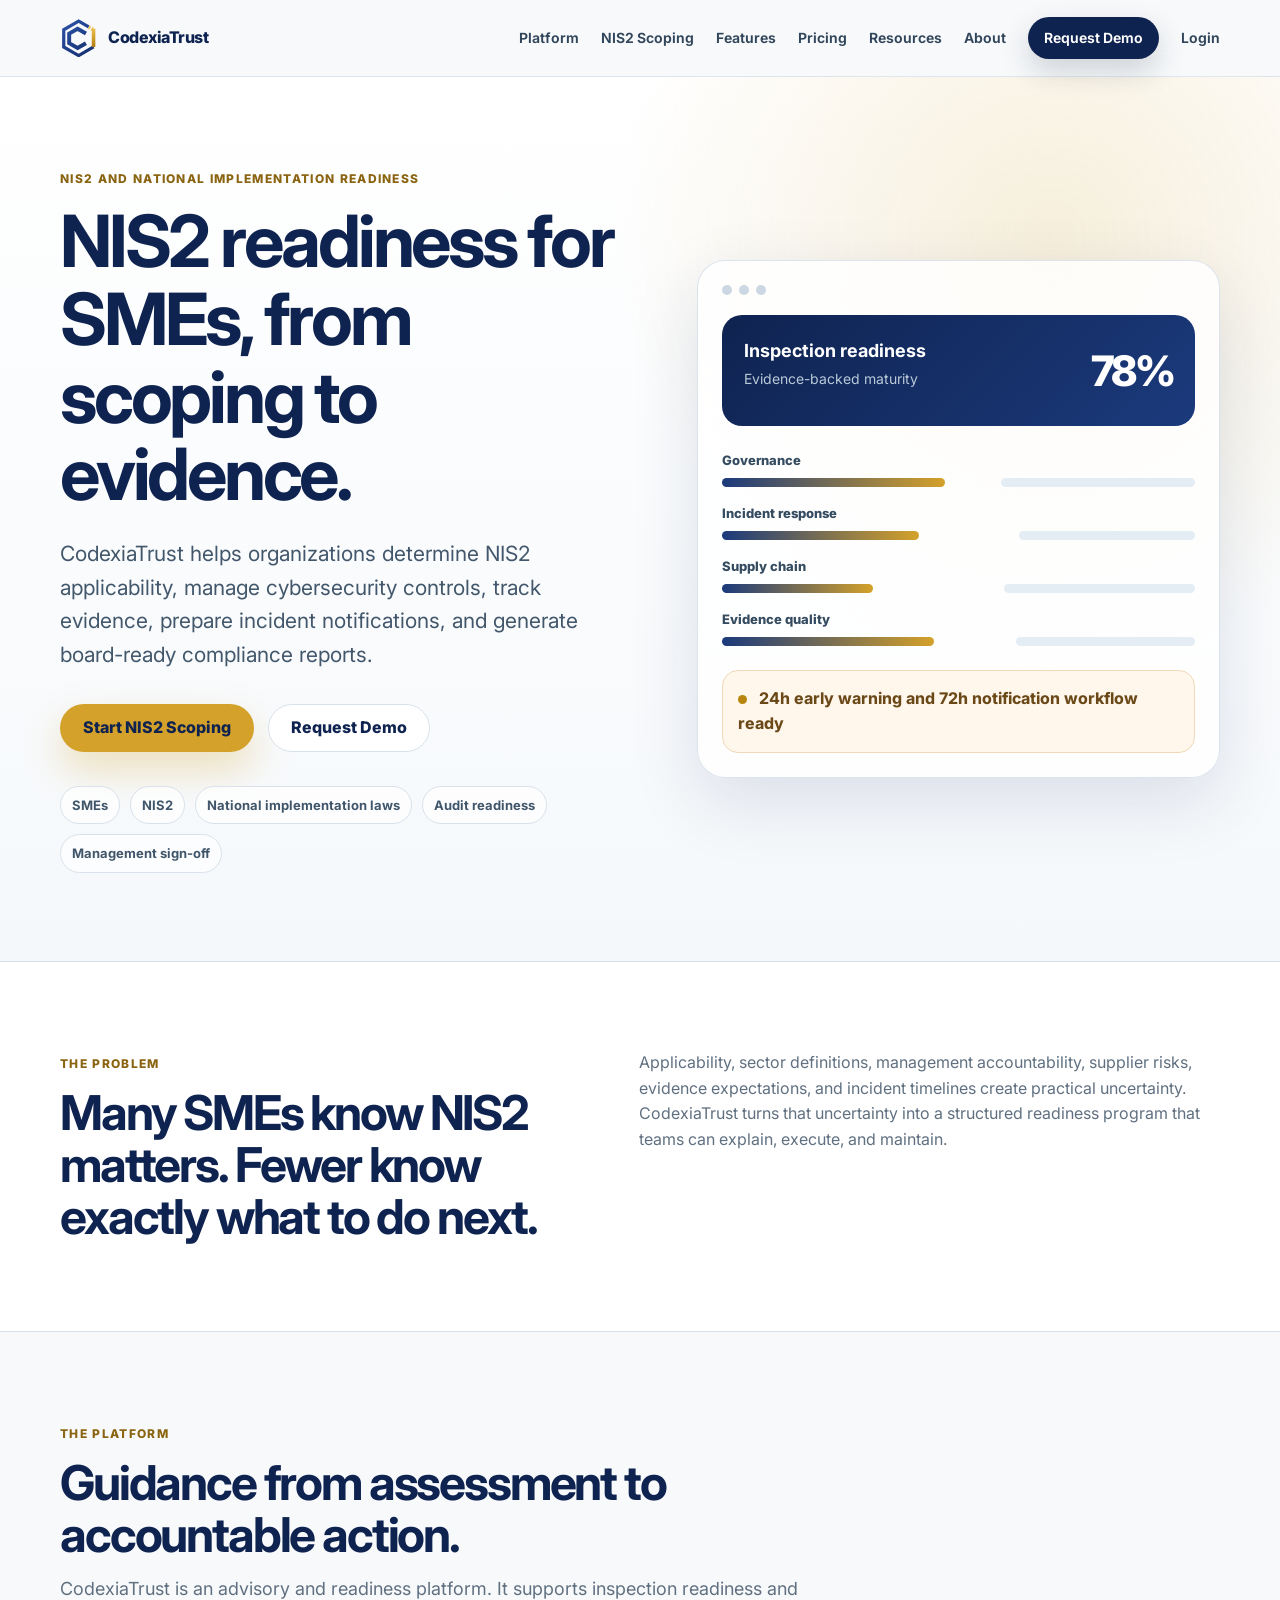
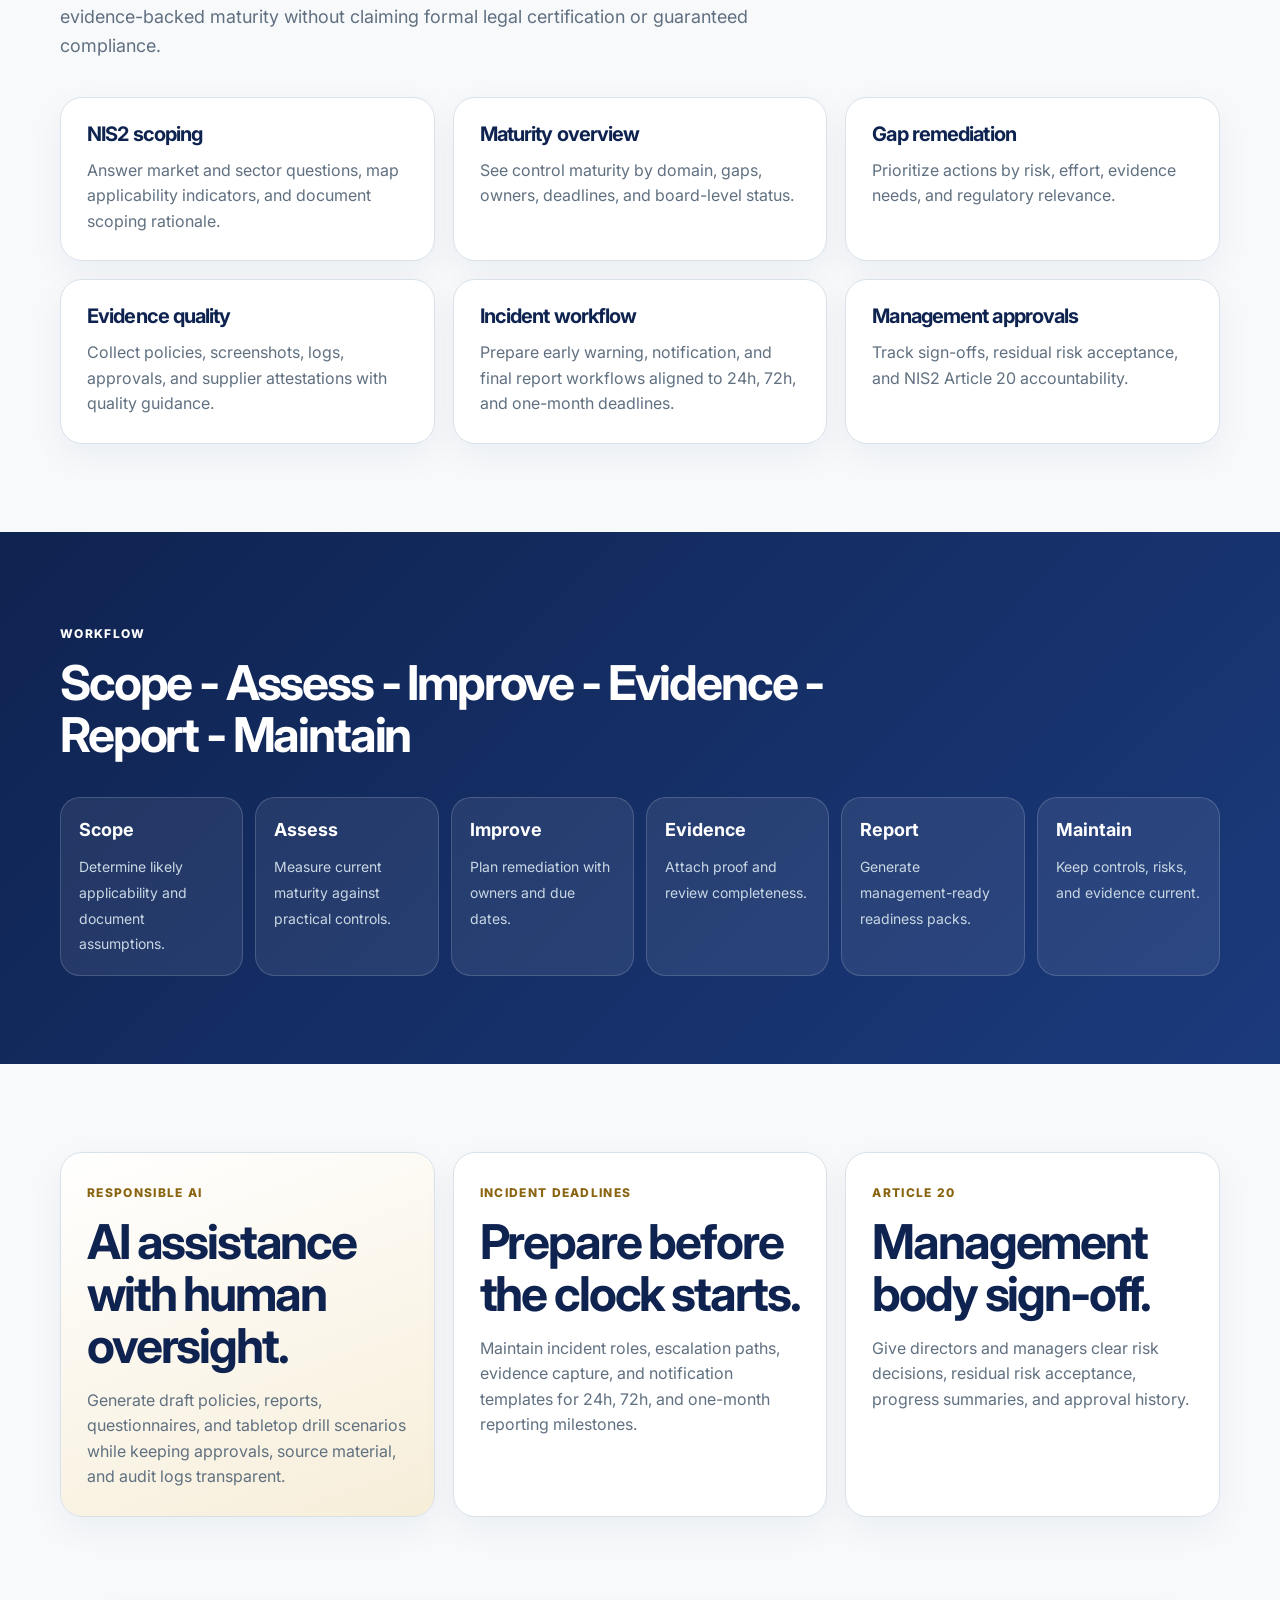
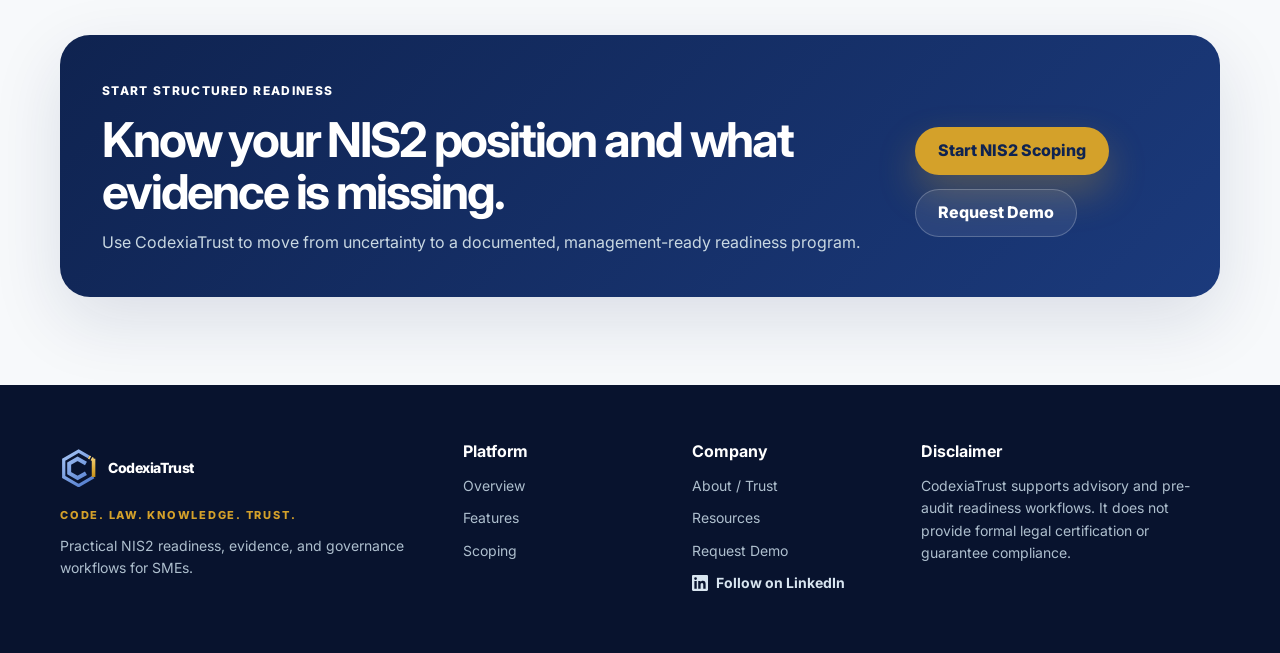
<file: index.html>
<!doctype html>
<html lang="en">
  <head>
    <meta charset="utf-8">
    <meta name="viewport" content="width=device-width, initial-scale=1">
    <title>CodexiaTrust | NIS2 readiness for SMEs</title>
    <meta name="description" content="CodexiaTrust helps SMEs scope NIS2 applicability, manage cyber controls, collect evidence, prepare incident notifications, and report readiness to management.">
    <link rel="preconnect" href="https://fonts.googleapis.com">
    <link rel="preconnect" href="https://fonts.gstatic.com" crossorigin>
    <link href="https://fonts.googleapis.com/css2?family=Inter:wght@400;500;600;700;800&display=swap" rel="stylesheet">
    <link rel="icon" href="assets/favicon.svg" type="image/svg+xml"><link rel="apple-touch-icon" href="assets/favicon.svg"><link rel="stylesheet" href="styles.css">
  </head>
  <body>
    <header class="site-header">
      <nav class="nav container" aria-label="Primary navigation">
        <a class="brand" href="index.html" aria-label="CodexiaTrust home"><span class="brand-mark" aria-hidden="true"></span><span>CodexiaTrust</span></a>
        <button class="nav-toggle" type="button" aria-expanded="false" aria-controls="nav-menu">Menu</button>
        <div class="nav-menu" id="nav-menu">
          <a href="platform.html">Platform</a>
          <a href="scoping.html">NIS2 Scoping</a>
          <a href="features.html">Features</a>
          <a href="pricing.html">Pricing</a>
          <a href="resources.html">Resources</a>
          <a href="about.html">About</a>
          <a href="pricing.html" class="nav-cta">Request Demo</a>
          <a href="login.html">Login</a>
        </div>
      </nav>
    </header>

    <main>
      <section class="hero section">
        <div class="container hero-grid">
          <div class="hero-copy">
            <span class="eyebrow">NIS2 and national implementation readiness</span>
            <h1>NIS2 readiness for SMEs, from scoping to evidence.</h1>
            <p class="lead">CodexiaTrust helps organizations determine NIS2 applicability, manage cybersecurity controls, track evidence, prepare incident notifications, and generate board-ready compliance reports.</p>
            <div class="hero-actions">
              <a class="button primary" href="scoping.html">Start NIS2 Scoping</a>
              <a class="button secondary" href="pricing.html">Request Demo</a>
            </div>
            <div class="trust-row" aria-label="Trust indicators">
              <span>SMEs</span><span>NIS2</span><span>National implementation laws</span><span>Audit readiness</span><span>Management sign-off</span>
            </div>
          </div>
          <div class="dashboard-card" aria-label="Compliance dashboard mockup">
            <div class="mock-header"><span></span><span></span><span></span></div>
            <div class="score-panel">
              <div><strong>Inspection readiness</strong><span>Evidence-backed maturity</span></div>
              <div class="score">78%</div>
            </div>
            <div class="maturity-bars">
              <div><span>Governance</span><b style="width: 82%"></b></div>
              <div><span>Incident response</span><b style="width: 68%"></b></div>
              <div><span>Supply chain</span><b style="width: 55%"></b></div>
              <div><span>Evidence quality</span><b style="width: 74%"></b></div>
            </div>
            <div class="deadline-card"><span class="amber-dot"></span> 24h early warning and 72h notification workflow ready</div>
          </div>
        </div>
      </section>

      <section class="section problem">
        <div class="container split">
          <div>
            <span class="eyebrow">The problem</span>
            <h2>Many SMEs know NIS2 matters. Fewer know exactly what to do next.</h2>
          </div>
          <p>Applicability, sector definitions, management accountability, supplier risks, evidence expectations, and incident timelines create practical uncertainty. CodexiaTrust turns that uncertainty into a structured readiness program that teams can explain, execute, and maintain.</p>
        </div>
      </section>

      <section class="section">
        <div class="container">
          <div class="section-heading">
            <span class="eyebrow">The platform</span>
            <h2>Guidance from assessment to accountable action.</h2>
            <p>CodexiaTrust is an advisory and readiness platform. It supports inspection readiness and evidence-backed maturity without claiming formal legal certification or guaranteed compliance.</p>
          </div>
          <div class="feature-grid">
            <article class="card"><h3>NIS2 scoping</h3><p>Answer market and sector questions, map applicability indicators, and document scoping rationale.</p></article>
            <article class="card"><h3>Maturity overview</h3><p>See control maturity by domain, gaps, owners, deadlines, and board-level status.</p></article>
            <article class="card"><h3>Gap remediation</h3><p>Prioritize actions by risk, effort, evidence needs, and regulatory relevance.</p></article>
            <article class="card"><h3>Evidence quality</h3><p>Collect policies, screenshots, logs, approvals, and supplier attestations with quality guidance.</p></article>
            <article class="card"><h3>Incident workflow</h3><p>Prepare early warning, notification, and final report workflows aligned to 24h, 72h, and one-month deadlines.</p></article>
            <article class="card"><h3>Management approvals</h3><p>Track sign-offs, residual risk acceptance, and NIS2 Article 20 accountability.</p></article>
          </div>
        </div>
      </section>

      <section class="section workflow-section">
        <div class="container">
          <div class="section-heading compact"><span class="eyebrow">Workflow</span><h2>Scope - Assess - Improve - Evidence - Report - Maintain</h2></div>
          <div class="workflow">
            <div><strong>Scope</strong><span>Determine likely applicability and document assumptions.</span></div>
            <div><strong>Assess</strong><span>Measure current maturity against practical controls.</span></div>
            <div><strong>Improve</strong><span>Plan remediation with owners and due dates.</span></div>
            <div><strong>Evidence</strong><span>Attach proof and review completeness.</span></div>
            <div><strong>Report</strong><span>Generate management-ready readiness packs.</span></div>
            <div><strong>Maintain</strong><span>Keep controls, risks, and evidence current.</span></div>
          </div>
        </div>
      </section>

      <section class="section">
        <div class="container three-column">
          <article class="panel accent"><span class="eyebrow">Responsible AI</span><h2>AI assistance with human oversight.</h2><p>Generate draft policies, reports, questionnaires, and tabletop drill scenarios while keeping approvals, source material, and audit logs transparent.</p></article>
          <article class="panel"><span class="eyebrow">Incident deadlines</span><h2>Prepare before the clock starts.</h2><p>Maintain incident roles, escalation paths, evidence capture, and notification templates for 24h, 72h, and one-month reporting milestones.</p></article>
          <article class="panel"><span class="eyebrow">Article 20</span><h2>Management body sign-off.</h2><p>Give directors and managers clear risk decisions, residual risk acceptance, progress summaries, and approval history.</p></article>
        </div>
      </section>

      <section class="section final-cta">
        <div class="container cta-box">
          <div><span class="eyebrow">Start structured readiness</span><h2>Know your NIS2 position and what evidence is missing.</h2><p>Use CodexiaTrust to move from uncertainty to a documented, management-ready readiness program.</p></div>
          <div class="hero-actions"><a class="button primary" href="scoping.html">Start NIS2 Scoping</a><a class="button secondary dark" href="pricing.html">Request Demo</a></div>
        </div>
      </section>
    </main>

    <footer class="footer">
      <div class="container footer-grid">
        <div><a class="brand" href="index.html"><span class="brand-mark" aria-hidden="true"></span><span>CodexiaTrust</span></a><p class="tagline">Code. Law. Knowledge. Trust.</p><p>Practical NIS2 readiness, evidence, and governance workflows for SMEs.</p></div>
        <div><strong>Platform</strong><a href="platform.html">Overview</a><a href="features.html">Features</a><a href="scoping.html">Scoping</a></div>
        <div><strong>Company</strong><a href="about.html">About / Trust</a><a href="resources.html">Resources</a><a href="pricing.html">Request Demo</a><a class="social-link" href="https://www.linkedin.com/company/codexiatrust" target="_blank" rel="noopener"><svg width="16" height="16" viewBox="0 0 24 24" fill="currentColor" aria-hidden="true"><path d="M20.45 20.45h-3.56v-5.57c0-1.33-.02-3.04-1.85-3.04-1.85 0-2.14 1.45-2.14 2.94v5.67H9.35V9h3.41v1.56h.05c.48-.9 1.64-1.85 3.37-1.85 3.6 0 4.27 2.37 4.27 5.46v6.28zM5.34 7.43a2.06 2.06 0 1 1 0-4.13 2.06 2.06 0 0 1 0 4.13zM7.12 20.45H3.56V9h3.56v11.45zM22.22 0H1.77C.79 0 0 .77 0 1.72v20.56C0 23.23.79 24 1.77 24h20.45c.98 0 1.78-.77 1.78-1.72V1.72C24 .77 23.2 0 22.22 0z"/></svg>Follow on LinkedIn</a></div>
        <div><strong>Disclaimer</strong><p>CodexiaTrust supports advisory and pre-audit readiness workflows. It does not provide formal legal certification or guarantee compliance.</p></div>
      </div>
    </footer>
    <script src="script.js"></script>
  </body>
</html>
</file>
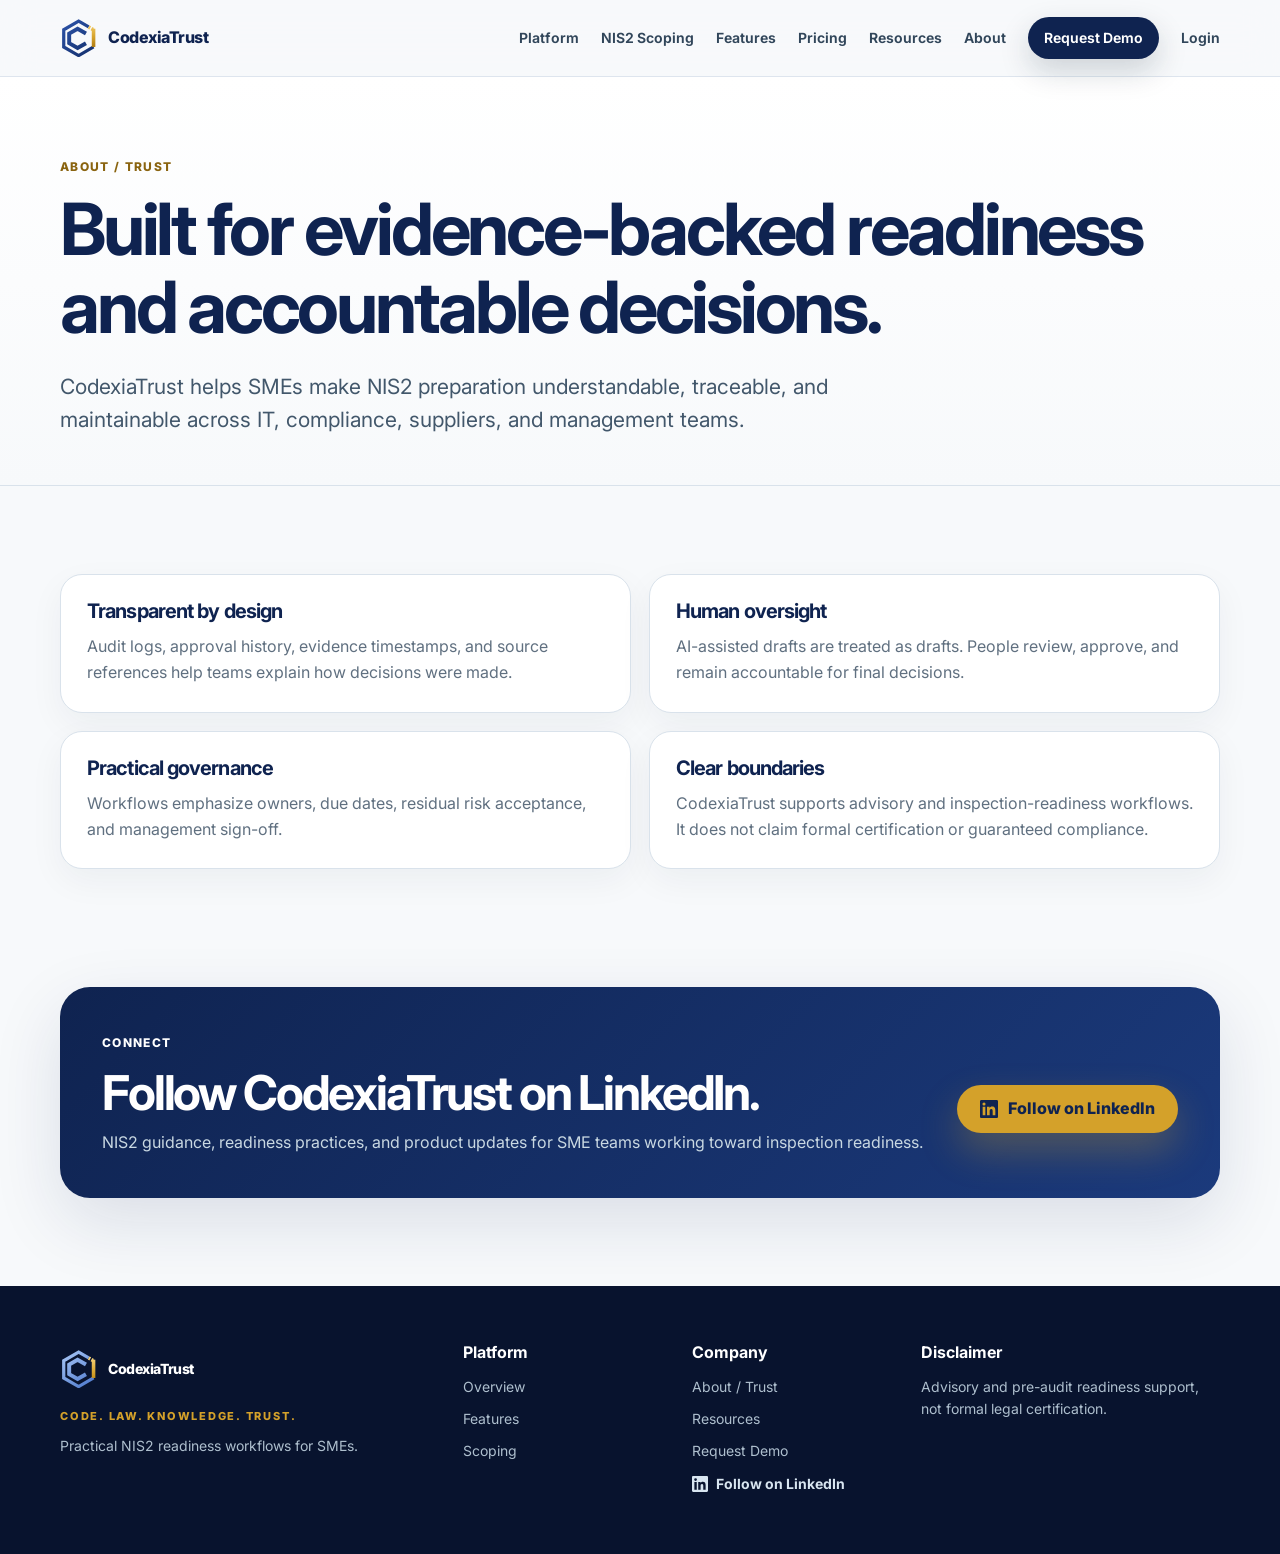
<file: about.html>
<!doctype html><html lang="en"><head><meta charset="utf-8"><meta name="viewport" content="width=device-width, initial-scale=1"><title>About and Trust | CodexiaTrust</title><meta name="description" content="Learn how CodexiaTrust approaches NIS2 readiness with transparency, governance, human oversight, and evidence discipline."><link rel="preconnect" href="https://fonts.googleapis.com"><link rel="preconnect" href="https://fonts.gstatic.com" crossorigin><link href="https://fonts.googleapis.com/css2?family=Inter:wght@400;500;600;700;800&display=swap" rel="stylesheet"><link rel="icon" href="assets/favicon.svg" type="image/svg+xml"><link rel="apple-touch-icon" href="assets/favicon.svg"><link rel="stylesheet" href="styles.css"></head><body>
<header class="site-header"><nav class="nav container"><a class="brand" href="index.html"><span class="brand-mark" aria-hidden="true"></span><span>CodexiaTrust</span></a><button class="nav-toggle" type="button" aria-expanded="false" aria-controls="nav-menu">Menu</button><div class="nav-menu" id="nav-menu"><a href="platform.html">Platform</a><a href="scoping.html">NIS2 Scoping</a><a href="features.html">Features</a><a href="pricing.html">Pricing</a><a href="resources.html">Resources</a><a href="about.html">About</a><a href="pricing.html" class="nav-cta">Request Demo</a><a href="login.html">Login</a></div></nav></header>
<main><section class="page-hero"><div class="container"><span class="eyebrow">About / Trust</span><h1>Built for evidence-backed readiness and accountable decisions.</h1><p class="lead">CodexiaTrust helps SMEs make NIS2 preparation understandable, traceable, and maintainable across IT, compliance, suppliers, and management teams.</p></div></section><section class="section"><div class="container content-grid"><article class="card"><h3>Transparent by design</h3><p>Audit logs, approval history, evidence timestamps, and source references help teams explain how decisions were made.</p></article><article class="card"><h3>Human oversight</h3><p>AI-assisted drafts are treated as drafts. People review, approve, and remain accountable for final decisions.</p></article><article class="card"><h3>Practical governance</h3><p>Workflows emphasize owners, due dates, residual risk acceptance, and management sign-off.</p></article><article class="card"><h3>Clear boundaries</h3><p>CodexiaTrust supports advisory and inspection-readiness workflows. It does not claim formal certification or guaranteed compliance.</p></article></div></section><section class="section final-cta"><div class="container cta-box"><div><span class="eyebrow">Connect</span><h2>Follow CodexiaTrust on LinkedIn.</h2><p>NIS2 guidance, readiness practices, and product updates for SME teams working toward inspection readiness.</p></div><div class="hero-actions"><a class="button primary" href="https://www.linkedin.com/company/codexiatrust" target="_blank" rel="noopener"><svg width="18" height="18" viewBox="0 0 24 24" fill="currentColor" aria-hidden="true"><path d="M20.45 20.45h-3.56v-5.57c0-1.33-.02-3.04-1.85-3.04-1.85 0-2.14 1.45-2.14 2.94v5.67H9.35V9h3.41v1.56h.05c.48-.9 1.64-1.85 3.37-1.85 3.6 0 4.27 2.37 4.27 5.46v6.28zM5.34 7.43a2.06 2.06 0 1 1 0-4.13 2.06 2.06 0 0 1 0 4.13zM7.12 20.45H3.56V9h3.56v11.45zM22.22 0H1.77C.79 0 0 .77 0 1.72v20.56C0 23.23.79 24 1.77 24h20.45c.98 0 1.78-.77 1.78-1.72V1.72C24 .77 23.2 0 22.22 0z"/></svg>Follow on LinkedIn</a></div></div></section></main>
<footer class="footer"><div class="container footer-grid"><div><a class="brand" href="index.html"><span class="brand-mark" aria-hidden="true"></span><span>CodexiaTrust</span></a><p class="tagline">Code. Law. Knowledge. Trust.</p><p>Practical NIS2 readiness workflows for SMEs.</p></div><div><strong>Platform</strong><a href="platform.html">Overview</a><a href="features.html">Features</a><a href="scoping.html">Scoping</a></div><div><strong>Company</strong><a href="about.html">About / Trust</a><a href="resources.html">Resources</a><a href="pricing.html">Request Demo</a><a class="social-link" href="https://www.linkedin.com/company/codexiatrust" target="_blank" rel="noopener"><svg width="16" height="16" viewBox="0 0 24 24" fill="currentColor" aria-hidden="true"><path d="M20.45 20.45h-3.56v-5.57c0-1.33-.02-3.04-1.85-3.04-1.85 0-2.14 1.45-2.14 2.94v5.67H9.35V9h3.41v1.56h.05c.48-.9 1.64-1.85 3.37-1.85 3.6 0 4.27 2.37 4.27 5.46v6.28zM5.34 7.43a2.06 2.06 0 1 1 0-4.13 2.06 2.06 0 0 1 0 4.13zM7.12 20.45H3.56V9h3.56v11.45zM22.22 0H1.77C.79 0 0 .77 0 1.72v20.56C0 23.23.79 24 1.77 24h20.45c.98 0 1.78-.77 1.78-1.72V1.72C24 .77 23.2 0 22.22 0z"/></svg>Follow on LinkedIn</a></div><div><strong>Disclaimer</strong><p>Advisory and pre-audit readiness support, not formal legal certification.</p></div></div></footer><script src="script.js"></script></body></html>
</file>
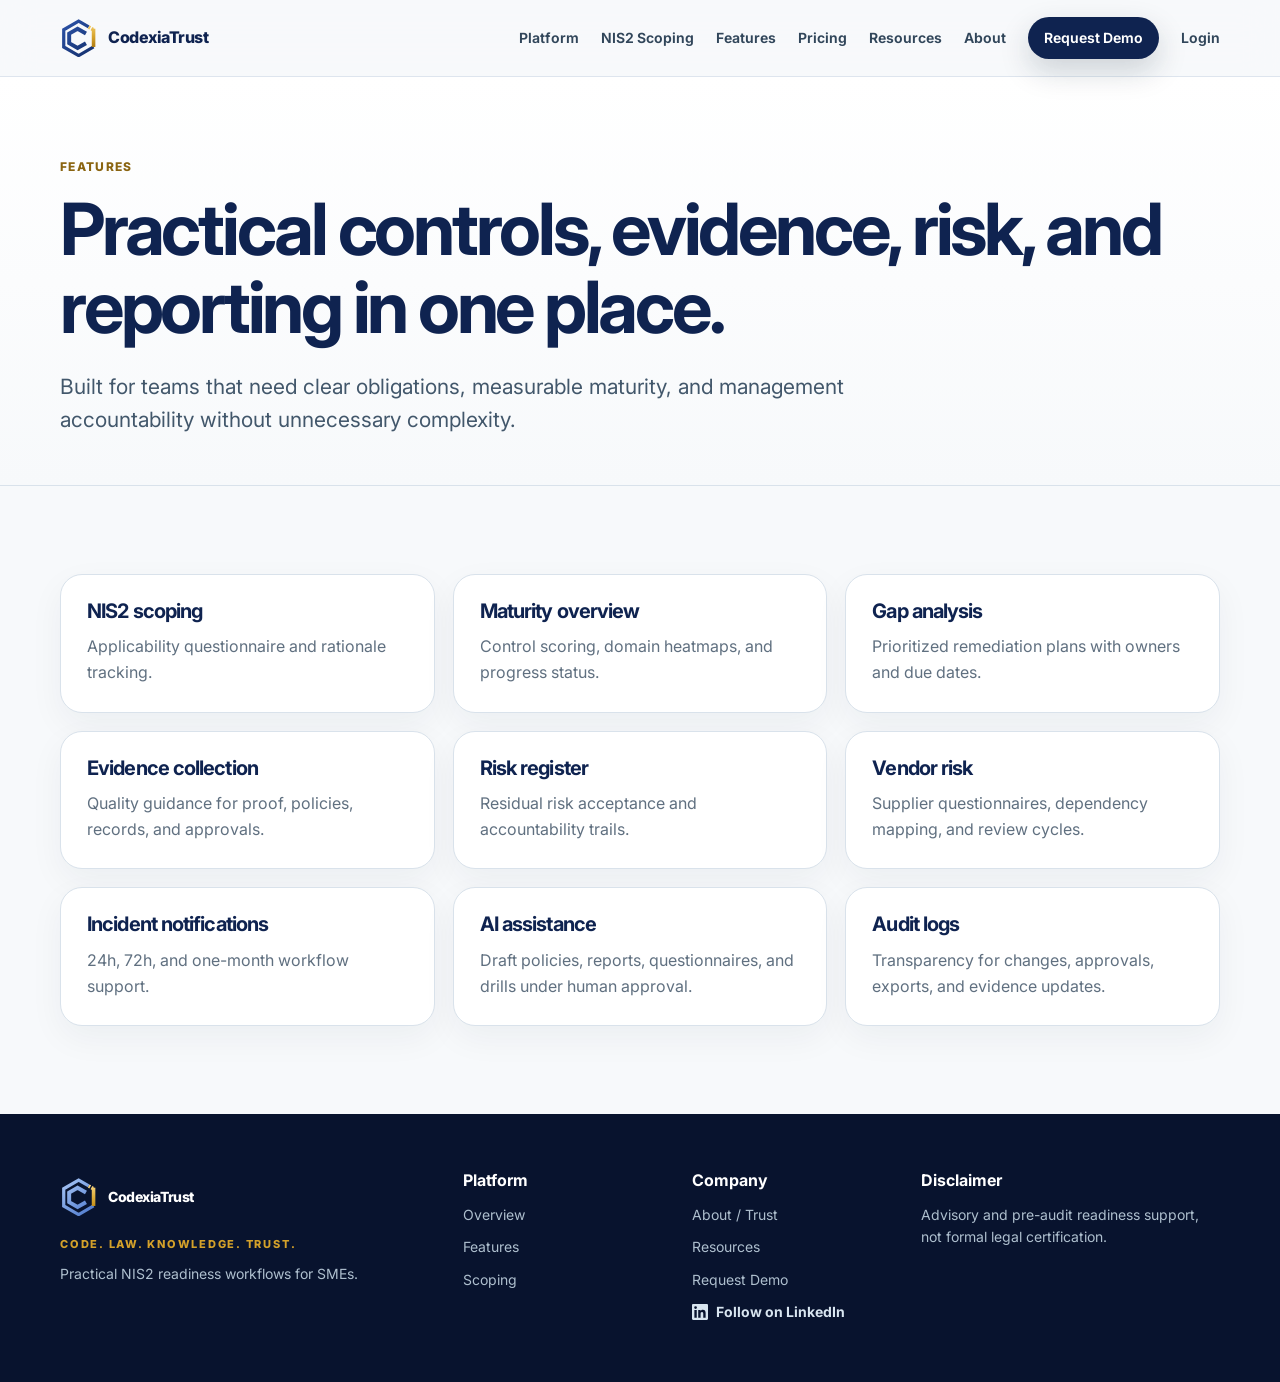
<file: features.html>
<!doctype html><html lang="en"><head><meta charset="utf-8"><meta name="viewport" content="width=device-width, initial-scale=1"><title>Features | CodexiaTrust</title><meta name="description" content="CodexiaTrust features for NIS2 applicability, maturity, gap planning, evidence, vendor risk, incidents, approvals, AI assistance, and dashboards."><link rel="preconnect" href="https://fonts.googleapis.com"><link rel="preconnect" href="https://fonts.gstatic.com" crossorigin><link href="https://fonts.googleapis.com/css2?family=Inter:wght@400;500;600;700;800&display=swap" rel="stylesheet"><link rel="icon" href="assets/favicon.svg" type="image/svg+xml"><link rel="apple-touch-icon" href="assets/favicon.svg"><link rel="stylesheet" href="styles.css"></head><body>
<header class="site-header"><nav class="nav container"><a class="brand" href="index.html"><span class="brand-mark" aria-hidden="true"></span><span>CodexiaTrust</span></a><button class="nav-toggle" type="button" aria-expanded="false" aria-controls="nav-menu">Menu</button><div class="nav-menu" id="nav-menu"><a href="platform.html">Platform</a><a href="scoping.html">NIS2 Scoping</a><a href="features.html">Features</a><a href="pricing.html">Pricing</a><a href="resources.html">Resources</a><a href="about.html">About</a><a href="pricing.html" class="nav-cta">Request Demo</a><a href="login.html">Login</a></div></nav></header>
<main><section class="page-hero"><div class="container"><span class="eyebrow">Features</span><h1>Practical controls, evidence, risk, and reporting in one place.</h1><p class="lead">Built for teams that need clear obligations, measurable maturity, and management accountability without unnecessary complexity.</p></div></section><section class="section"><div class="container feature-grid"><article class="card"><h3>NIS2 scoping</h3><p>Applicability questionnaire and rationale tracking.</p></article><article class="card"><h3>Maturity overview</h3><p>Control scoring, domain heatmaps, and progress status.</p></article><article class="card"><h3>Gap analysis</h3><p>Prioritized remediation plans with owners and due dates.</p></article><article class="card"><h3>Evidence collection</h3><p>Quality guidance for proof, policies, records, and approvals.</p></article><article class="card"><h3>Risk register</h3><p>Residual risk acceptance and accountability trails.</p></article><article class="card"><h3>Vendor risk</h3><p>Supplier questionnaires, dependency mapping, and review cycles.</p></article><article class="card"><h3>Incident notifications</h3><p>24h, 72h, and one-month workflow support.</p></article><article class="card"><h3>AI assistance</h3><p>Draft policies, reports, questionnaires, and drills under human approval.</p></article><article class="card"><h3>Audit logs</h3><p>Transparency for changes, approvals, exports, and evidence updates.</p></article></div></section></main>
<footer class="footer"><div class="container footer-grid"><div><a class="brand" href="index.html"><span class="brand-mark" aria-hidden="true"></span><span>CodexiaTrust</span></a><p class="tagline">Code. Law. Knowledge. Trust.</p><p>Practical NIS2 readiness workflows for SMEs.</p></div><div><strong>Platform</strong><a href="platform.html">Overview</a><a href="features.html">Features</a><a href="scoping.html">Scoping</a></div><div><strong>Company</strong><a href="about.html">About / Trust</a><a href="resources.html">Resources</a><a href="pricing.html">Request Demo</a><a class="social-link" href="https://www.linkedin.com/company/codexiatrust" target="_blank" rel="noopener"><svg width="16" height="16" viewBox="0 0 24 24" fill="currentColor" aria-hidden="true"><path d="M20.45 20.45h-3.56v-5.57c0-1.33-.02-3.04-1.85-3.04-1.85 0-2.14 1.45-2.14 2.94v5.67H9.35V9h3.41v1.56h.05c.48-.9 1.64-1.85 3.37-1.85 3.6 0 4.27 2.37 4.27 5.46v6.28zM5.34 7.43a2.06 2.06 0 1 1 0-4.13 2.06 2.06 0 0 1 0 4.13zM7.12 20.45H3.56V9h3.56v11.45zM22.22 0H1.77C.79 0 0 .77 0 1.72v20.56C0 23.23.79 24 1.77 24h20.45c.98 0 1.78-.77 1.78-1.72V1.72C24 .77 23.2 0 22.22 0z"/></svg>Follow on LinkedIn</a></div><div><strong>Disclaimer</strong><p>Advisory and pre-audit readiness support, not formal legal certification.</p></div></div></footer><script src="script.js"></script></body></html>
</file>
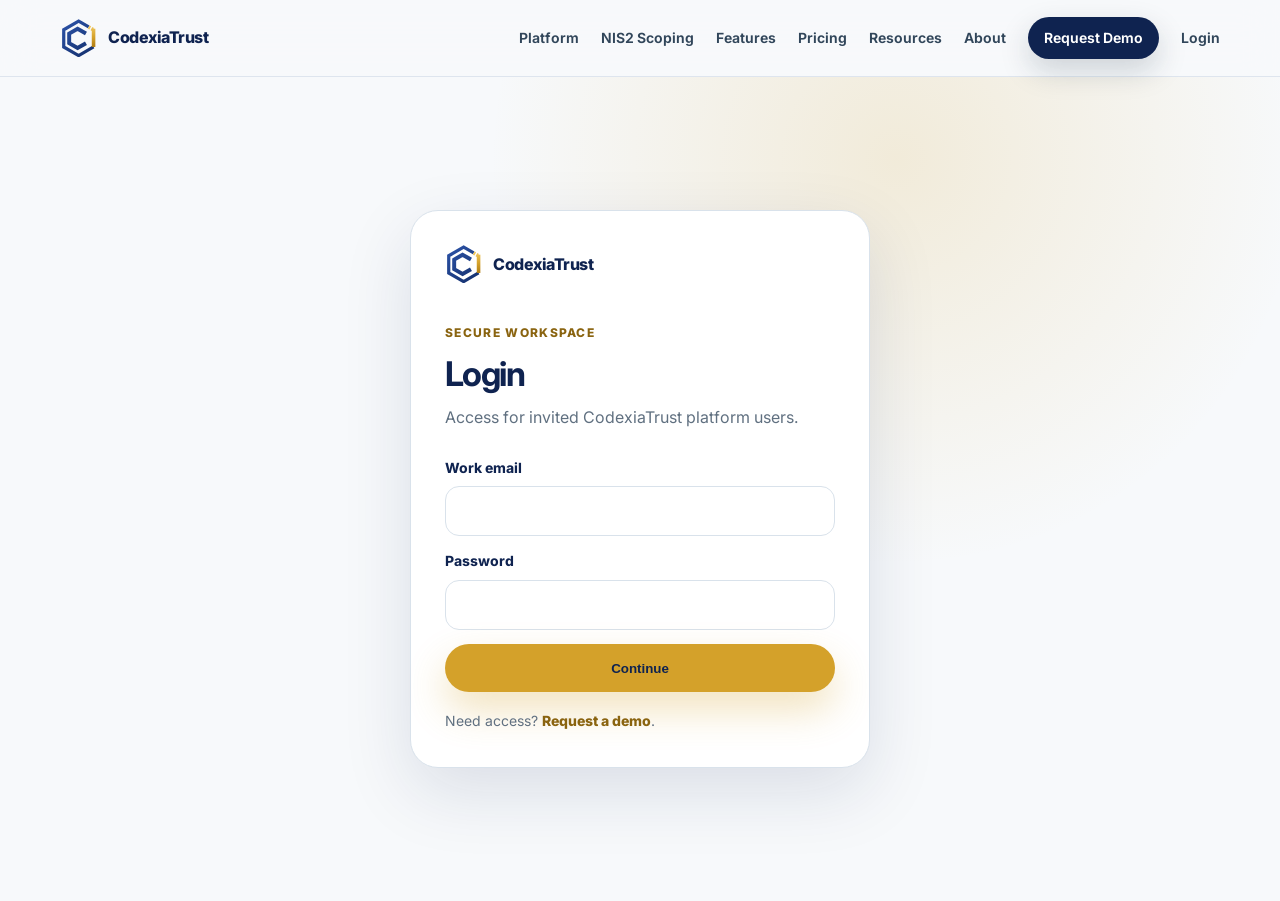
<file: login.html>
<!doctype html><html lang="en"><head><meta charset="utf-8"><meta name="viewport" content="width=device-width, initial-scale=1"><title>Login | CodexiaTrust</title><meta name="description" content="CodexiaTrust login entry point."><link rel="preconnect" href="https://fonts.googleapis.com"><link rel="preconnect" href="https://fonts.gstatic.com" crossorigin><link href="https://fonts.googleapis.com/css2?family=Inter:wght@400;500;600;700;800&display=swap" rel="stylesheet"><link rel="icon" href="assets/favicon.svg" type="image/svg+xml"><link rel="apple-touch-icon" href="assets/favicon.svg"><link rel="stylesheet" href="styles.css"></head><body>
<header class="site-header"><nav class="nav container"><a class="brand" href="index.html"><span class="brand-mark" aria-hidden="true"></span><span>CodexiaTrust</span></a><button class="nav-toggle" type="button" aria-expanded="false" aria-controls="nav-menu">Menu</button><div class="nav-menu" id="nav-menu"><a href="platform.html">Platform</a><a href="scoping.html">NIS2 Scoping</a><a href="features.html">Features</a><a href="pricing.html">Pricing</a><a href="resources.html">Resources</a><a href="about.html">About</a><a href="pricing.html" class="nav-cta">Request Demo</a><a href="login.html">Login</a></div></nav></header>
<main class="login-shell"><section class="login-card"><a class="brand" href="index.html"><span class="brand-mark" aria-hidden="true"></span><span>CodexiaTrust</span></a><div style="margin-top: 28px"><span class="eyebrow">Secure workspace</span><h1 style="font-size: 34px">Login</h1><p style="margin-top: 12px">Access for invited CodexiaTrust platform users.</p></div><form class="form-grid" style="margin-top: 26px"><label class="full">Work email<input type="email" autocomplete="email"></label><label class="full">Password<input type="password" autocomplete="current-password"></label><div class="full"><button class="button primary" type="submit" style="width: 100%">Continue</button></div></form><p style="margin-top: 18px; font-size: 14px">Need access? <a href="pricing.html" style="color: var(--gold-ink); font-weight: 800">Request a demo</a>.</p></section></main>
<script src="script.js"></script></body></html>
</file>
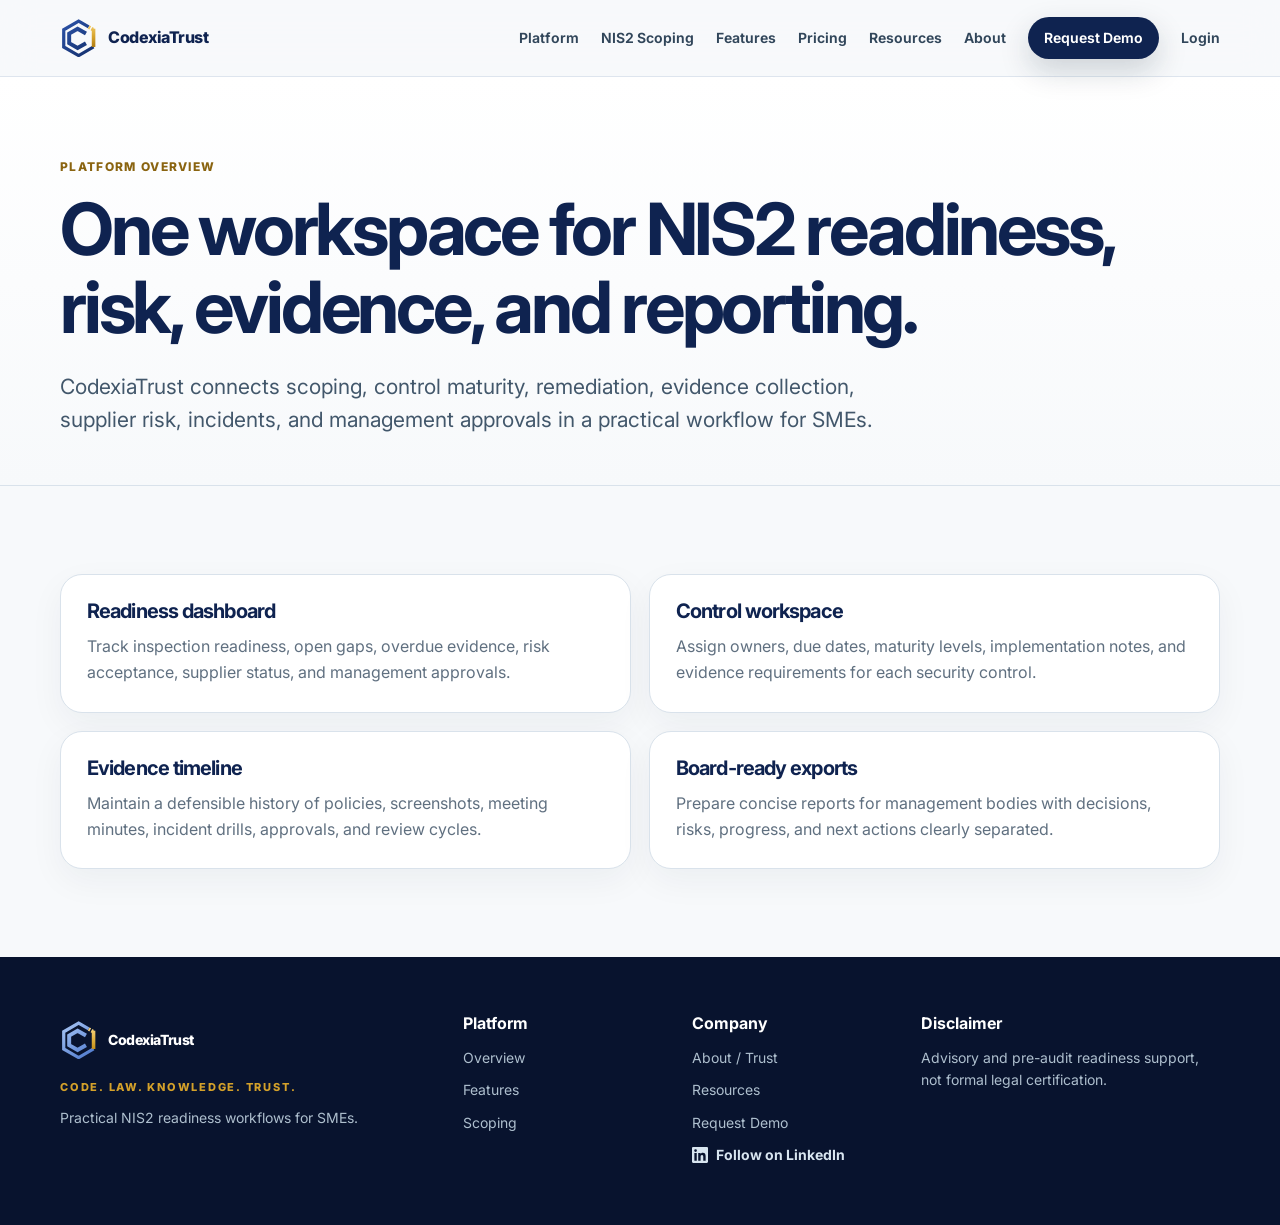
<file: platform.html>
<!doctype html><html lang="en"><head><meta charset="utf-8"><meta name="viewport" content="width=device-width, initial-scale=1"><title>Platform | CodexiaTrust</title><meta name="description" content="CodexiaTrust platform overview for NIS2 readiness, evidence management, incident preparation, and board reporting."><link rel="preconnect" href="https://fonts.googleapis.com"><link rel="preconnect" href="https://fonts.gstatic.com" crossorigin><link href="https://fonts.googleapis.com/css2?family=Inter:wght@400;500;600;700;800&display=swap" rel="stylesheet"><link rel="icon" href="assets/favicon.svg" type="image/svg+xml"><link rel="apple-touch-icon" href="assets/favicon.svg"><link rel="stylesheet" href="styles.css"></head><body>
<header class="site-header"><nav class="nav container"><a class="brand" href="index.html"><span class="brand-mark" aria-hidden="true"></span><span>CodexiaTrust</span></a><button class="nav-toggle" type="button" aria-expanded="false" aria-controls="nav-menu">Menu</button><div class="nav-menu" id="nav-menu"><a href="platform.html">Platform</a><a href="scoping.html">NIS2 Scoping</a><a href="features.html">Features</a><a href="pricing.html">Pricing</a><a href="resources.html">Resources</a><a href="about.html">About</a><a href="pricing.html" class="nav-cta">Request Demo</a><a href="login.html">Login</a></div></nav></header>
<main><section class="page-hero"><div class="container"><span class="eyebrow">Platform overview</span><h1>One workspace for NIS2 readiness, risk, evidence, and reporting.</h1><p class="lead">CodexiaTrust connects scoping, control maturity, remediation, evidence collection, supplier risk, incidents, and management approvals in a practical workflow for SMEs.</p></div></section><section class="section"><div class="container content-grid"><article class="card"><h3>Readiness dashboard</h3><p>Track inspection readiness, open gaps, overdue evidence, risk acceptance, supplier status, and management approvals.</p></article><article class="card"><h3>Control workspace</h3><p>Assign owners, due dates, maturity levels, implementation notes, and evidence requirements for each security control.</p></article><article class="card"><h3>Evidence timeline</h3><p>Maintain a defensible history of policies, screenshots, meeting minutes, incident drills, approvals, and review cycles.</p></article><article class="card"><h3>Board-ready exports</h3><p>Prepare concise reports for management bodies with decisions, risks, progress, and next actions clearly separated.</p></article></div></section></main>
<footer class="footer"><div class="container footer-grid"><div><a class="brand" href="index.html"><span class="brand-mark" aria-hidden="true"></span><span>CodexiaTrust</span></a><p class="tagline">Code. Law. Knowledge. Trust.</p><p>Practical NIS2 readiness workflows for SMEs.</p></div><div><strong>Platform</strong><a href="platform.html">Overview</a><a href="features.html">Features</a><a href="scoping.html">Scoping</a></div><div><strong>Company</strong><a href="about.html">About / Trust</a><a href="resources.html">Resources</a><a href="pricing.html">Request Demo</a><a class="social-link" href="https://www.linkedin.com/company/codexiatrust" target="_blank" rel="noopener"><svg width="16" height="16" viewBox="0 0 24 24" fill="currentColor" aria-hidden="true"><path d="M20.45 20.45h-3.56v-5.57c0-1.33-.02-3.04-1.85-3.04-1.85 0-2.14 1.45-2.14 2.94v5.67H9.35V9h3.41v1.56h.05c.48-.9 1.64-1.85 3.37-1.85 3.6 0 4.27 2.37 4.27 5.46v6.28zM5.34 7.43a2.06 2.06 0 1 1 0-4.13 2.06 2.06 0 0 1 0 4.13zM7.12 20.45H3.56V9h3.56v11.45zM22.22 0H1.77C.79 0 0 .77 0 1.72v20.56C0 23.23.79 24 1.77 24h20.45c.98 0 1.78-.77 1.78-1.72V1.72C24 .77 23.2 0 22.22 0z"/></svg>Follow on LinkedIn</a></div><div><strong>Disclaimer</strong><p>Advisory and pre-audit readiness support, not formal legal certification.</p></div></div></footer><script src="script.js"></script></body></html>
</file>
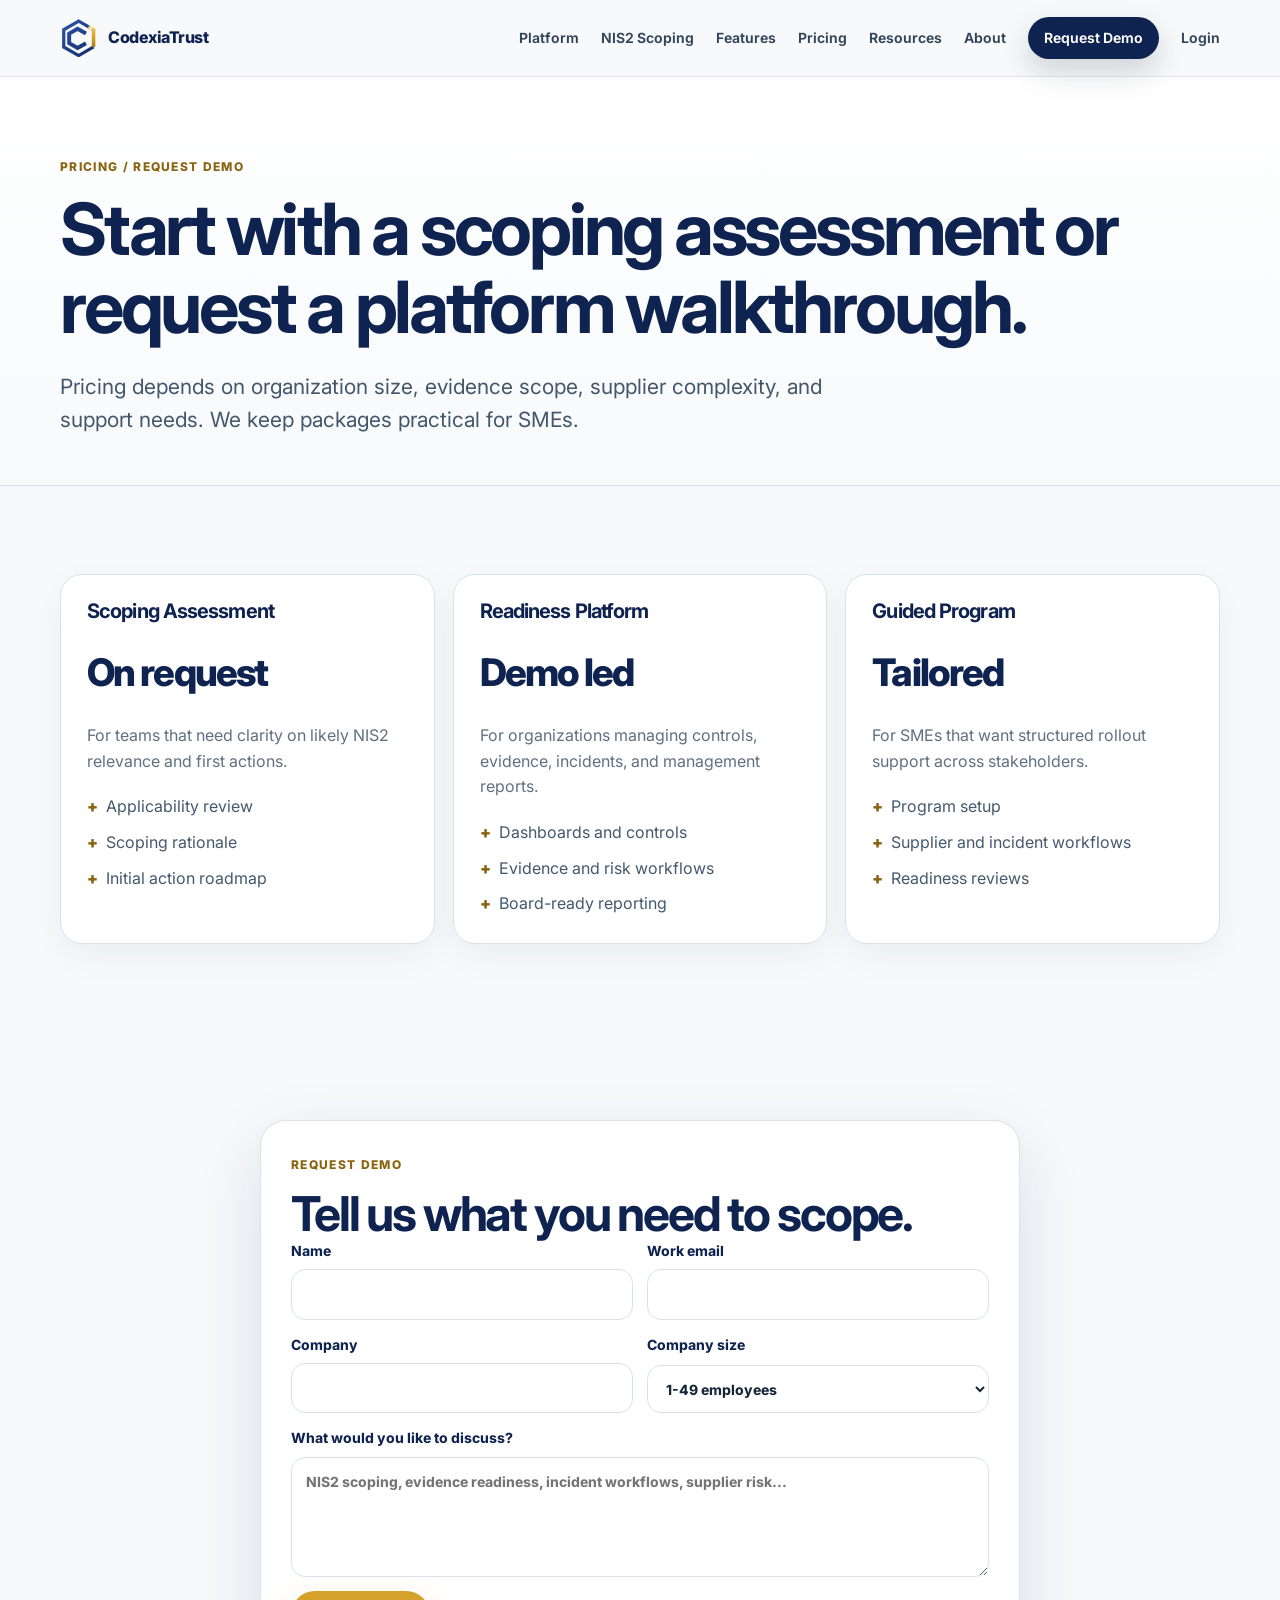
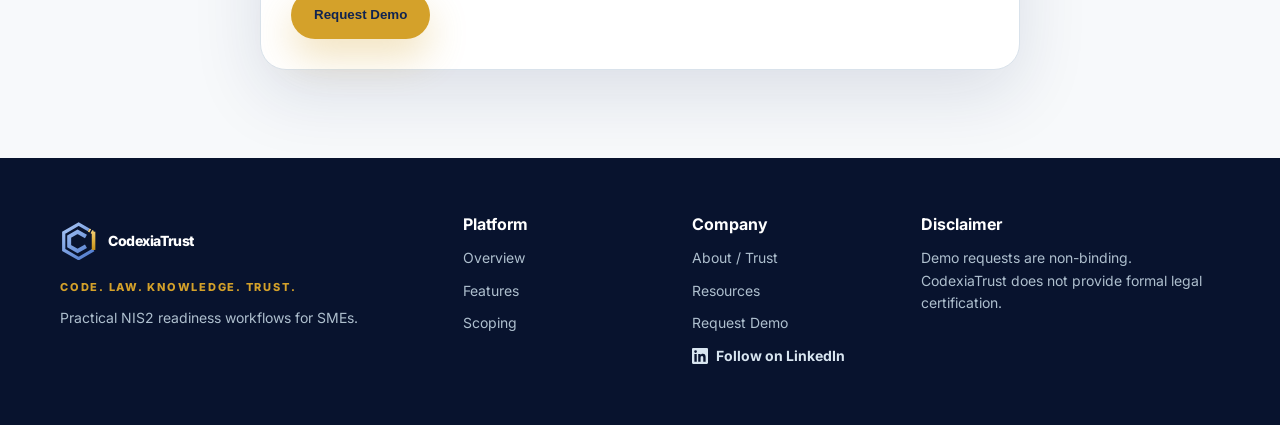
<file: pricing.html>
<!doctype html><html lang="en"><head><meta charset="utf-8"><meta name="viewport" content="width=device-width, initial-scale=1"><title>Pricing and Demo | CodexiaTrust</title><meta name="description" content="Request a CodexiaTrust demo or NIS2 scoping assessment for your organization."><link rel="preconnect" href="https://fonts.googleapis.com"><link rel="preconnect" href="https://fonts.gstatic.com" crossorigin><link href="https://fonts.googleapis.com/css2?family=Inter:wght@400;500;600;700;800&display=swap" rel="stylesheet"><link rel="icon" href="assets/favicon.svg" type="image/svg+xml"><link rel="apple-touch-icon" href="assets/favicon.svg"><link rel="stylesheet" href="styles.css"></head><body>
<header class="site-header"><nav class="nav container"><a class="brand" href="index.html"><span class="brand-mark" aria-hidden="true"></span><span>CodexiaTrust</span></a><button class="nav-toggle" type="button" aria-expanded="false" aria-controls="nav-menu">Menu</button><div class="nav-menu" id="nav-menu"><a href="platform.html">Platform</a><a href="scoping.html">NIS2 Scoping</a><a href="features.html">Features</a><a href="pricing.html">Pricing</a><a href="resources.html">Resources</a><a href="about.html">About</a><a href="pricing.html" class="nav-cta">Request Demo</a><a href="login.html">Login</a></div></nav></header>
<main><section class="page-hero"><div class="container"><span class="eyebrow">Pricing / request demo</span><h1>Start with a scoping assessment or request a platform walkthrough.</h1><p class="lead">Pricing depends on organization size, evidence scope, supplier complexity, and support needs. We keep packages practical for SMEs.</p></div></section><section class="section"><div class="container pricing-grid"><article class="card"><h3>Scoping Assessment</h3><div class="price">On request</div><p>For teams that need clarity on likely NIS2 relevance and first actions.</p><ul class="list"><li>Applicability review</li><li>Scoping rationale</li><li>Initial action roadmap</li></ul></article><article class="card"><h3>Readiness Platform</h3><div class="price">Demo led</div><p>For organizations managing controls, evidence, incidents, and management reports.</p><ul class="list"><li>Dashboards and controls</li><li>Evidence and risk workflows</li><li>Board-ready reporting</li></ul></article><article class="card"><h3>Guided Program</h3><div class="price">Tailored</div><p>For SMEs that want structured rollout support across stakeholders.</p><ul class="list"><li>Program setup</li><li>Supplier and incident workflows</li><li>Readiness reviews</li></ul></article></div></section><section class="section"><div class="container form-box"><span class="eyebrow">Request demo</span><h2>Tell us what you need to scope.</h2><form class="form-grid"><label>Name<input name="name" autocomplete="name"></label><label>Work email<input type="email" name="email" autocomplete="email"></label><label>Company<input name="company" autocomplete="organization"></label><label>Company size<select name="size"><option>1-49 employees</option><option>50-249 employees</option><option>250+ employees</option></select></label><label class="full">What would you like to discuss?<textarea name="message" placeholder="NIS2 scoping, evidence readiness, incident workflows, supplier risk..."></textarea></label><div class="full"><button class="button primary" type="submit">Request Demo</button></div></form></div></section></main>
<footer class="footer"><div class="container footer-grid"><div><a class="brand" href="index.html"><span class="brand-mark" aria-hidden="true"></span><span>CodexiaTrust</span></a><p class="tagline">Code. Law. Knowledge. Trust.</p><p>Practical NIS2 readiness workflows for SMEs.</p></div><div><strong>Platform</strong><a href="platform.html">Overview</a><a href="features.html">Features</a><a href="scoping.html">Scoping</a></div><div><strong>Company</strong><a href="about.html">About / Trust</a><a href="resources.html">Resources</a><a href="pricing.html">Request Demo</a><a class="social-link" href="https://www.linkedin.com/company/codexiatrust" target="_blank" rel="noopener"><svg width="16" height="16" viewBox="0 0 24 24" fill="currentColor" aria-hidden="true"><path d="M20.45 20.45h-3.56v-5.57c0-1.33-.02-3.04-1.85-3.04-1.85 0-2.14 1.45-2.14 2.94v5.67H9.35V9h3.41v1.56h.05c.48-.9 1.64-1.85 3.37-1.85 3.6 0 4.27 2.37 4.27 5.46v6.28zM5.34 7.43a2.06 2.06 0 1 1 0-4.13 2.06 2.06 0 0 1 0 4.13zM7.12 20.45H3.56V9h3.56v11.45zM22.22 0H1.77C.79 0 0 .77 0 1.72v20.56C0 23.23.79 24 1.77 24h20.45c.98 0 1.78-.77 1.78-1.72V1.72C24 .77 23.2 0 22.22 0z"/></svg>Follow on LinkedIn</a></div><div><strong>Disclaimer</strong><p>Demo requests are non-binding. CodexiaTrust does not provide formal legal certification.</p></div></div></footer><script src="script.js"></script></body></html>
</file>
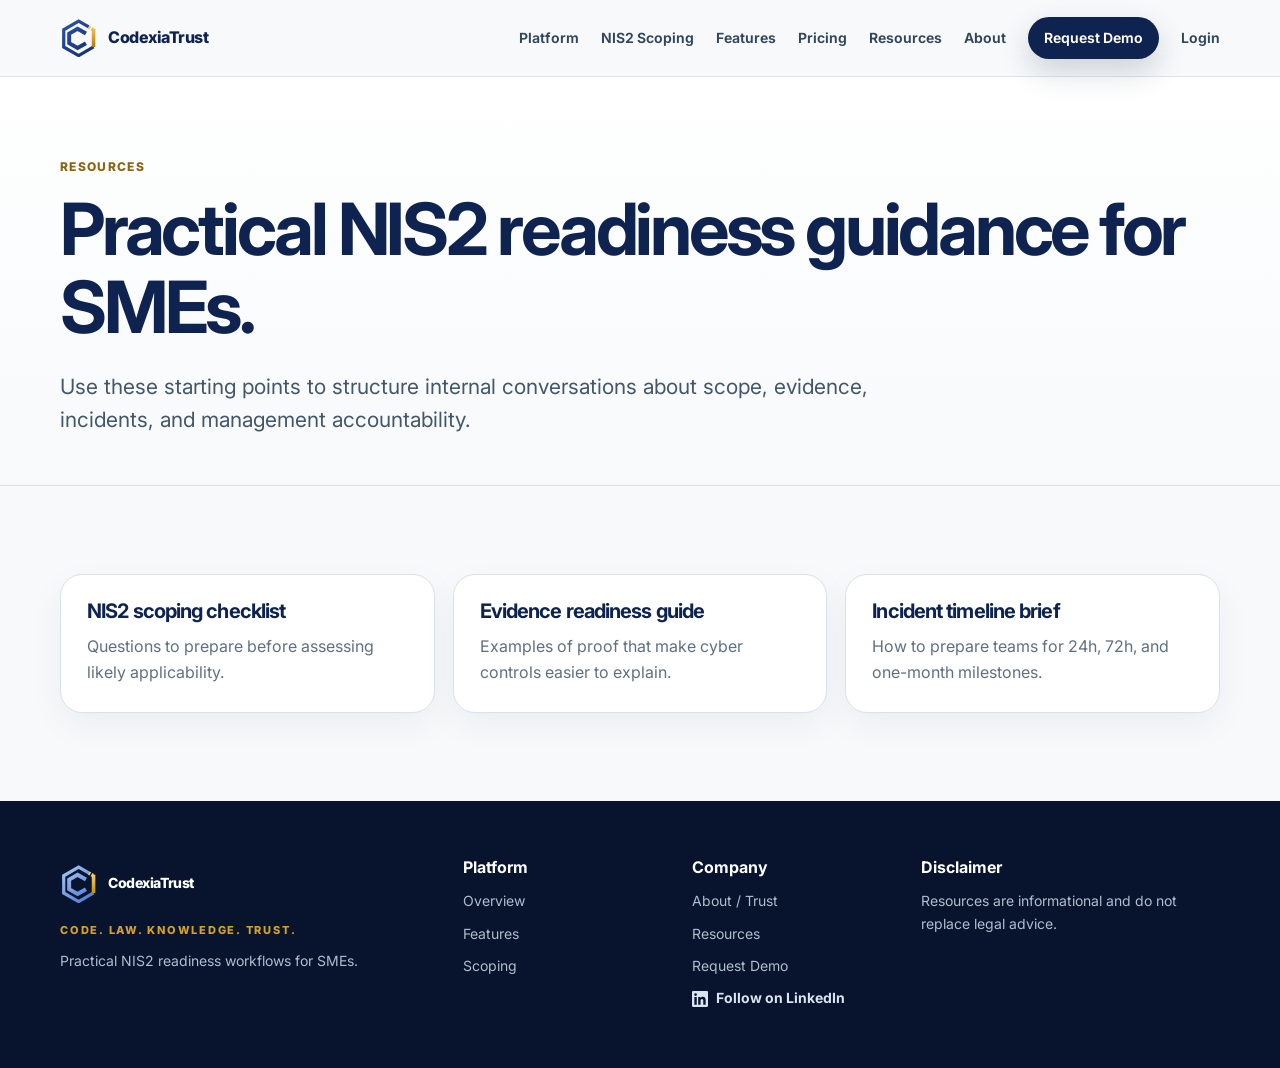
<file: resources.html>
<!doctype html><html lang="en"><head><meta charset="utf-8"><meta name="viewport" content="width=device-width, initial-scale=1"><title>Resources | CodexiaTrust</title><meta name="description" content="NIS2 readiness resources for SMEs."><link rel="preconnect" href="https://fonts.googleapis.com"><link rel="preconnect" href="https://fonts.gstatic.com" crossorigin><link href="https://fonts.googleapis.com/css2?family=Inter:wght@400;500;600;700;800&display=swap" rel="stylesheet"><link rel="icon" href="assets/favicon.svg" type="image/svg+xml"><link rel="apple-touch-icon" href="assets/favicon.svg"><link rel="stylesheet" href="styles.css"></head><body>
<header class="site-header"><nav class="nav container"><a class="brand" href="index.html"><span class="brand-mark" aria-hidden="true"></span><span>CodexiaTrust</span></a><button class="nav-toggle" type="button" aria-expanded="false" aria-controls="nav-menu">Menu</button><div class="nav-menu" id="nav-menu"><a href="platform.html">Platform</a><a href="scoping.html">NIS2 Scoping</a><a href="features.html">Features</a><a href="pricing.html">Pricing</a><a href="resources.html">Resources</a><a href="about.html">About</a><a href="pricing.html" class="nav-cta">Request Demo</a><a href="login.html">Login</a></div></nav></header>
<main><section class="page-hero"><div class="container"><span class="eyebrow">Resources</span><h1>Practical NIS2 readiness guidance for SMEs.</h1><p class="lead">Use these starting points to structure internal conversations about scope, evidence, incidents, and management accountability.</p></div></section><section class="section"><div class="container feature-grid"><article class="card"><h3>NIS2 scoping checklist</h3><p>Questions to prepare before assessing likely applicability.</p></article><article class="card"><h3>Evidence readiness guide</h3><p>Examples of proof that make cyber controls easier to explain.</p></article><article class="card"><h3>Incident timeline brief</h3><p>How to prepare teams for 24h, 72h, and one-month milestones.</p></article></div></section></main>
<footer class="footer"><div class="container footer-grid"><div><a class="brand" href="index.html"><span class="brand-mark" aria-hidden="true"></span><span>CodexiaTrust</span></a><p class="tagline">Code. Law. Knowledge. Trust.</p><p>Practical NIS2 readiness workflows for SMEs.</p></div><div><strong>Platform</strong><a href="platform.html">Overview</a><a href="features.html">Features</a><a href="scoping.html">Scoping</a></div><div><strong>Company</strong><a href="about.html">About / Trust</a><a href="resources.html">Resources</a><a href="pricing.html">Request Demo</a><a class="social-link" href="https://www.linkedin.com/company/codexiatrust" target="_blank" rel="noopener"><svg width="16" height="16" viewBox="0 0 24 24" fill="currentColor" aria-hidden="true"><path d="M20.45 20.45h-3.56v-5.57c0-1.33-.02-3.04-1.85-3.04-1.85 0-2.14 1.45-2.14 2.94v5.67H9.35V9h3.41v1.56h.05c.48-.9 1.64-1.85 3.37-1.85 3.6 0 4.27 2.37 4.27 5.46v6.28zM5.34 7.43a2.06 2.06 0 1 1 0-4.13 2.06 2.06 0 0 1 0 4.13zM7.12 20.45H3.56V9h3.56v11.45zM22.22 0H1.77C.79 0 0 .77 0 1.72v20.56C0 23.23.79 24 1.77 24h20.45c.98 0 1.78-.77 1.78-1.72V1.72C24 .77 23.2 0 22.22 0z"/></svg>Follow on LinkedIn</a></div><div><strong>Disclaimer</strong><p>Resources are informational and do not replace legal advice.</p></div></div></footer><script src="script.js"></script></body></html>
</file>
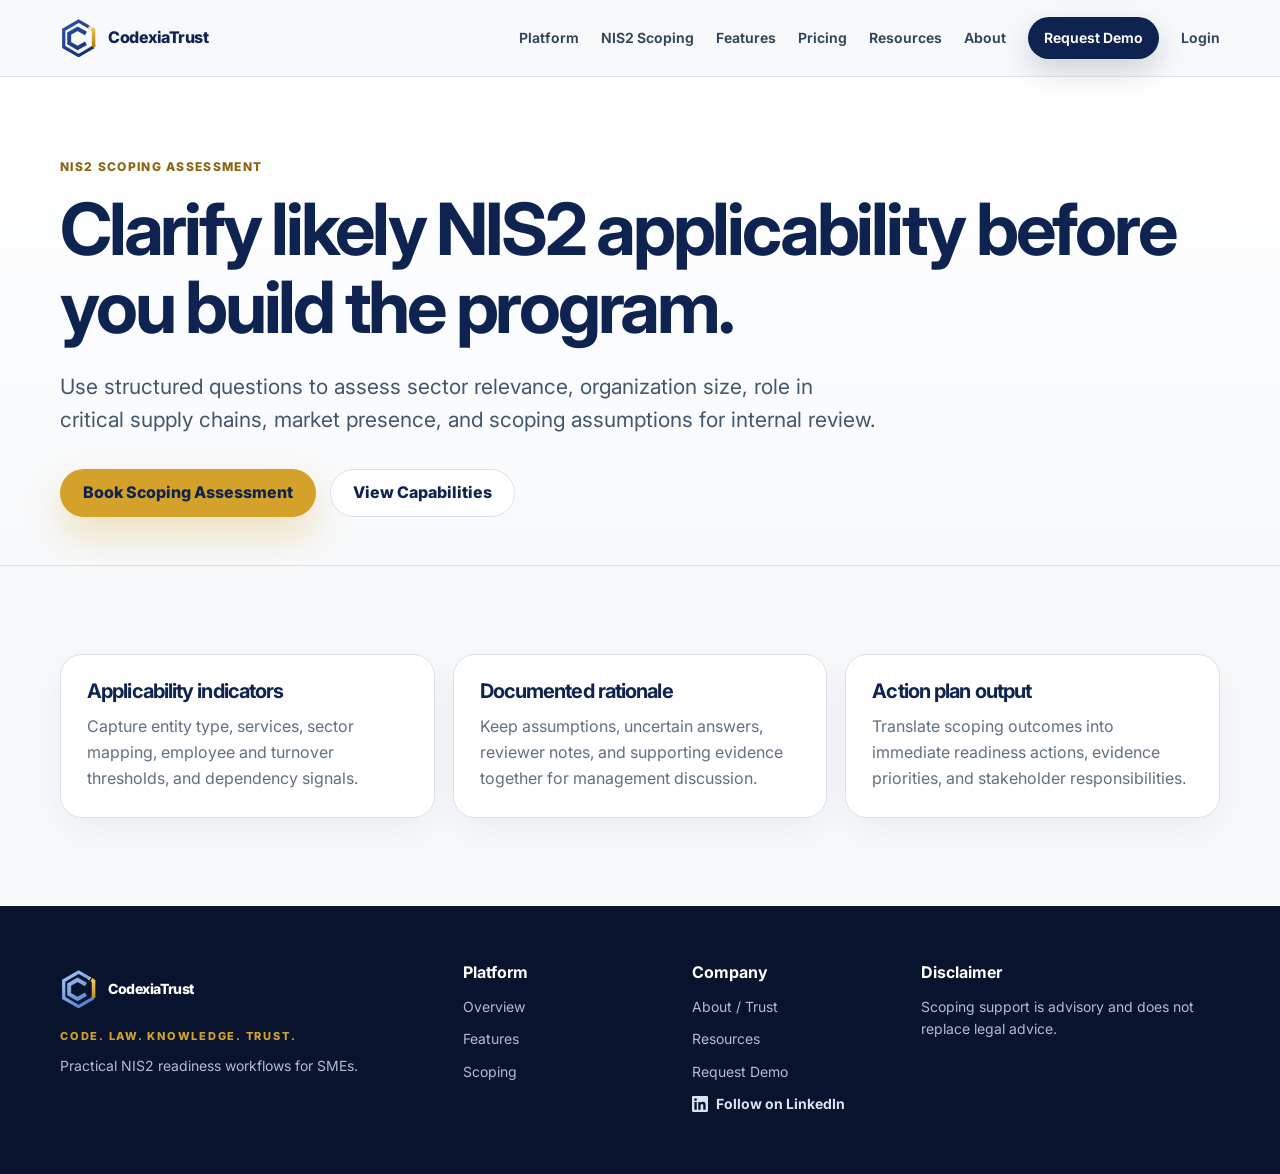
<file: scoping.html>
<!doctype html><html lang="en"><head><meta charset="utf-8"><meta name="viewport" content="width=device-width, initial-scale=1"><title>NIS2 Scoping Assessment | CodexiaTrust</title><meta name="description" content="Start a structured NIS2 scoping assessment for SMEs and document applicability rationale."><link rel="preconnect" href="https://fonts.googleapis.com"><link rel="preconnect" href="https://fonts.gstatic.com" crossorigin><link href="https://fonts.googleapis.com/css2?family=Inter:wght@400;500;600;700;800&display=swap" rel="stylesheet"><link rel="icon" href="assets/favicon.svg" type="image/svg+xml"><link rel="apple-touch-icon" href="assets/favicon.svg"><link rel="stylesheet" href="styles.css"></head><body>
<header class="site-header"><nav class="nav container"><a class="brand" href="index.html"><span class="brand-mark" aria-hidden="true"></span><span>CodexiaTrust</span></a><button class="nav-toggle" type="button" aria-expanded="false" aria-controls="nav-menu">Menu</button><div class="nav-menu" id="nav-menu"><a href="platform.html">Platform</a><a href="scoping.html">NIS2 Scoping</a><a href="features.html">Features</a><a href="pricing.html">Pricing</a><a href="resources.html">Resources</a><a href="about.html">About</a><a href="pricing.html" class="nav-cta">Request Demo</a><a href="login.html">Login</a></div></nav></header>
<main><section class="page-hero"><div class="container"><span class="eyebrow">NIS2 scoping assessment</span><h1>Clarify likely NIS2 applicability before you build the program.</h1><p class="lead">Use structured questions to assess sector relevance, organization size, role in critical supply chains, market presence, and scoping assumptions for internal review.</p><div class="hero-actions"><a class="button primary" href="pricing.html">Book Scoping Assessment</a><a class="button secondary" href="features.html">View Capabilities</a></div></div></section><section class="section"><div class="container feature-grid"><article class="card"><h3>Applicability indicators</h3><p>Capture entity type, services, sector mapping, employee and turnover thresholds, and dependency signals.</p></article><article class="card"><h3>Documented rationale</h3><p>Keep assumptions, uncertain answers, reviewer notes, and supporting evidence together for management discussion.</p></article><article class="card"><h3>Action plan output</h3><p>Translate scoping outcomes into immediate readiness actions, evidence priorities, and stakeholder responsibilities.</p></article></div></section></main>
<footer class="footer"><div class="container footer-grid"><div><a class="brand" href="index.html"><span class="brand-mark" aria-hidden="true"></span><span>CodexiaTrust</span></a><p class="tagline">Code. Law. Knowledge. Trust.</p><p>Practical NIS2 readiness workflows for SMEs.</p></div><div><strong>Platform</strong><a href="platform.html">Overview</a><a href="features.html">Features</a><a href="scoping.html">Scoping</a></div><div><strong>Company</strong><a href="about.html">About / Trust</a><a href="resources.html">Resources</a><a href="pricing.html">Request Demo</a><a class="social-link" href="https://www.linkedin.com/company/codexiatrust" target="_blank" rel="noopener"><svg width="16" height="16" viewBox="0 0 24 24" fill="currentColor" aria-hidden="true"><path d="M20.45 20.45h-3.56v-5.57c0-1.33-.02-3.04-1.85-3.04-1.85 0-2.14 1.45-2.14 2.94v5.67H9.35V9h3.41v1.56h.05c.48-.9 1.64-1.85 3.37-1.85 3.6 0 4.27 2.37 4.27 5.46v6.28zM5.34 7.43a2.06 2.06 0 1 1 0-4.13 2.06 2.06 0 0 1 0 4.13zM7.12 20.45H3.56V9h3.56v11.45zM22.22 0H1.77C.79 0 0 .77 0 1.72v20.56C0 23.23.79 24 1.77 24h20.45c.98 0 1.78-.77 1.78-1.72V1.72C24 .77 23.2 0 22.22 0z"/></svg>Follow on LinkedIn</a></div><div><strong>Disclaimer</strong><p>Scoping support is advisory and does not replace legal advice.</p></div></div></footer><script src="script.js"></script></body></html>
</file>
<file: styles.css>
:root {
  --navy: #0f2350;
  --navy-2: #1b3a7c;
  --gold: #d4a12a;
  --gold-dark: #b8860f;
  /* gold is too light for text on white (2.4:1) — use gold-ink for type and rules */
  --gold-ink: #8a6410;
  --blue-gray: #e8eef4;
  --surface: #f7f9fb;
  --white: #ffffff;
  --text: #152638;
  --muted: #607080;
  --line: #d9e2eb;
  --amber: #b8860f;
  --shadow: 0 24px 70px rgba(15, 35, 80, 0.12);
}

* { box-sizing: border-box; }

body {
  margin: 0;
  font-family: Inter, system-ui, -apple-system, BlinkMacSystemFont, "Segoe UI", sans-serif;
  color: var(--text);
  background: var(--surface);
  line-height: 1.6;
}

a { color: inherit; text-decoration: none; }

.container { width: min(1160px, calc(100% - 40px)); margin: 0 auto; }
.section { padding: 88px 0; }

.site-header {
  position: sticky;
  top: 0;
  z-index: 20;
  background: rgba(247, 249, 251, 0.88);
  backdrop-filter: blur(18px);
  border-bottom: 1px solid rgba(217, 226, 235, 0.8);
}

.nav { min-height: 76px; display: flex; align-items: center; justify-content: space-between; gap: 24px; }
.brand { display: inline-flex; align-items: center; gap: 10px; font-weight: 800; color: var(--navy); letter-spacing: -0.03em; }
.brand-mark { display: block; flex: none; width: 38px; height: 38px; background: url("assets/logo-mark.svg") center / contain no-repeat; }
.nav-menu { display: flex; align-items: center; gap: 22px; font-size: 14px; font-weight: 650; color: #31465a; }
.nav-menu a:hover { color: var(--navy-2); }
.nav-cta { padding: 10px 16px; border-radius: 999px; background: var(--navy); color: white !important; box-shadow: 0 12px 30px rgba(11, 31, 51, 0.18); }
.nav-toggle { display: none; border: 1px solid var(--line); background: white; border-radius: 999px; padding: 10px 14px; font-weight: 700; color: var(--navy); }

.hero { overflow: hidden; background: radial-gradient(circle at 82% 18%, rgba(212, 161, 42, 0.16), transparent 34%), linear-gradient(180deg, #ffffff, #f5f8fb); }
.hero-grid { display: grid; grid-template-columns: 1.05fr 0.95fr; gap: 58px; align-items: center; }
.eyebrow { display: inline-flex; color: var(--gold-ink); font-weight: 800; font-size: 12px; letter-spacing: 0.11em; text-transform: uppercase; margin-bottom: 14px; }
h1, h2, h3 { margin: 0; color: var(--navy); line-height: 1.08; letter-spacing: -0.045em; }
h1 { font-size: clamp(42px, 6vw, 72px); }
h2 { font-size: clamp(30px, 4vw, 48px); }
h3 { font-size: 20px; }
p { margin: 0; color: var(--muted); }
.lead { margin-top: 24px; font-size: clamp(18px, 2vw, 21px); color: #42576b; max-width: 760px; }
.hero-actions { display: flex; flex-wrap: wrap; gap: 14px; margin-top: 32px; }
.button { display: inline-flex; align-items: center; justify-content: center; gap: 10px; min-height: 48px; padding: 0 22px; border-radius: 999px; font-weight: 800; white-space: nowrap; border: 1px solid transparent; }
/* navy type on gold, not white — white on gold is 2.4:1 and fails AA */
.button.primary { background: var(--gold); color: var(--navy); box-shadow: 0 18px 38px rgba(212, 161, 42, 0.30); }
.button.primary:hover { background: #e3b445; }
.button.secondary { background: white; color: var(--navy); border-color: var(--line); }
.button.secondary.dark { background: rgba(255,255,255,0.08); color: white; border-color: rgba(255,255,255,0.22); }
.trust-row { display: flex; flex-wrap: wrap; gap: 10px; margin-top: 34px; }
.trust-row span { padding: 8px 11px; border: 1px solid var(--line); border-radius: 999px; background: rgba(255,255,255,0.72); color: #40566a; font-size: 13px; font-weight: 700; }

.dashboard-card { background: rgba(255,255,255,0.82); border: 1px solid rgba(217, 226, 235, 0.94); border-radius: 28px; padding: 24px; box-shadow: var(--shadow); }
.mock-header { display: flex; gap: 7px; margin-bottom: 20px; }
.mock-header span { width: 10px; height: 10px; border-radius: 50%; background: #cbd7e2; }
.score-panel { display: flex; justify-content: space-between; gap: 18px; padding: 22px; border-radius: 20px; color: white; background: linear-gradient(135deg, var(--navy), var(--navy-2)); }
.score-panel strong { display: block; font-size: 18px; }
.score-panel span { color: #b9c9d8; font-size: 14px; }
.score { font-size: 42px; font-weight: 800; letter-spacing: -0.06em; }
.maturity-bars { display: grid; gap: 16px; margin: 24px 0; }
.maturity-bars div { display: grid; gap: 7px; font-size: 13px; font-weight: 800; color: #344b60; }
.maturity-bars div::after { content: ""; grid-row: 2; height: 9px; border-radius: 999px; background: #e5edf4; }
.maturity-bars b { position: relative; z-index: 1; grid-row: 2; height: 9px; border-radius: 999px; background: linear-gradient(90deg, var(--navy-2), var(--gold)); }
.deadline-card { padding: 15px; border: 1px solid #f0d8b8; border-radius: 16px; color: #6a4817; background: #fff7eb; font-weight: 750; }
.amber-dot { display: inline-block; width: 9px; height: 9px; border-radius: 50%; background: var(--amber); margin-right: 8px; }

.split { display: grid; grid-template-columns: 0.9fr 1fr; gap: 56px; align-items: start; }
.problem { background: var(--white); border-block: 1px solid var(--line); }
.section-heading { max-width: 760px; margin-bottom: 36px; }
.section-heading p { margin-top: 14px; font-size: 18px; }
.section-heading.compact { max-width: 860px; }
.feature-grid { display: grid; grid-template-columns: repeat(3, 1fr); gap: 18px; }
.card, .panel, .mini-card { background: white; border: 1px solid var(--line); border-radius: 22px; padding: 26px; box-shadow: 0 12px 34px rgba(11,31,51,0.05); }
.card p, .mini-card p { margin-top: 12px; }
.workflow-section { background: linear-gradient(135deg, var(--navy), var(--navy-2)); }
.workflow-section h2, .workflow-section .eyebrow { color: white; }
.workflow { display: grid; grid-template-columns: repeat(6, 1fr); gap: 12px; }
.workflow div { min-height: 160px; padding: 18px; border-radius: 20px; background: rgba(255,255,255,0.08); border: 1px solid rgba(255,255,255,0.16); color: white; }
.workflow strong { display: block; font-size: 18px; margin-bottom: 10px; }
.workflow span { color: #c8d7e3; font-size: 14px; }
.three-column { display: grid; grid-template-columns: repeat(3, 1fr); gap: 18px; }
.panel { min-height: 300px; }
.panel p { margin-top: 16px; }
.panel.accent { background: linear-gradient(160deg, #ffffff, #f7eed9); }
.final-cta { padding-top: 30px; }
.cta-box { display: flex; justify-content: space-between; gap: 32px; align-items: center; padding: 42px; border-radius: 30px; background: linear-gradient(135deg, var(--navy), var(--navy-2)); box-shadow: var(--shadow); }
.cta-box h2, .cta-box p, .cta-box .eyebrow { color: white; }
.cta-box p { color: #c9d8e2; margin-top: 12px; }

.page-hero { padding: 76px 0 48px; background: linear-gradient(180deg, #ffffff, #f7f9fb); border-bottom: 1px solid var(--line); }
.page-hero .lead { max-width: 820px; }
.content-grid { display: grid; grid-template-columns: repeat(2, 1fr); gap: 18px; }
.pricing-grid { display: grid; grid-template-columns: repeat(3, 1fr); gap: 18px; align-items: stretch; }
.price { font-size: 38px; font-weight: 800; color: var(--navy); letter-spacing: -0.05em; margin: 20px 0; }
.list { padding: 0; margin: 20px 0 0; list-style: none; display: grid; gap: 10px; color: #43596d; }
.list li::before { content: "+"; color: var(--gold-ink); font-weight: 900; margin-right: 8px; }
.form-box { max-width: 760px; background: white; border: 1px solid var(--line); border-radius: 26px; padding: 30px; box-shadow: var(--shadow); }
.form-grid { display: grid; grid-template-columns: repeat(2, 1fr); gap: 14px; }
label { display: grid; gap: 7px; font-weight: 750; color: var(--navy); font-size: 14px; }
input, select, textarea { width: 100%; border: 1px solid var(--line); border-radius: 14px; padding: 13px 14px; font: inherit; background: white; color: var(--text); }
textarea { min-height: 120px; resize: vertical; }
.full { grid-column: 1 / -1; }
.login-shell { min-height: calc(100vh - 76px); display: grid; place-items: center; padding: 60px 20px; background: radial-gradient(circle at 70% 10%, rgba(212,161,42,0.16), transparent 35%), var(--surface); }
.login-card { width: min(460px, 100%); background: white; border: 1px solid var(--line); border-radius: 28px; padding: 34px; box-shadow: var(--shadow); }

.footer { padding: 54px 0; background: #08132e; color: white; }
.footer-grid { display: grid; grid-template-columns: 1.5fr 0.8fr 0.8fr 1.2fr; gap: 30px; }
/* .footer a { display: block } below would otherwise stack the mark above the wordmark */
.footer .brand { display: inline-flex; color: white; }
.footer strong { color: white; }
.footer .brand-mark { background-image: url("assets/logo-mark-light.svg"); }
.footer p, .footer a { display: block; color: #aebfce; margin-top: 10px; font-size: 14px; }
/* beats `.footer a { display: block }` on specificity so icon and label sit on one line */
.footer .social-link { display: inline-flex; align-items: center; gap: 8px; color: #d8e5f0; font-weight: 700; }
.footer .social-link:hover { color: var(--gold); }
.footer .social-link svg { flex: none; }
.tagline { margin-top: 12px !important; color: var(--gold) !important; font-size: 11px !important; font-weight: 800; letter-spacing: 0.16em; text-transform: uppercase; }

@media (max-width: 920px) {
  .nav-toggle { display: inline-flex; }
  .nav-menu { position: absolute; inset: 76px 20px auto; display: none; flex-direction: column; align-items: stretch; padding: 20px; background: white; border: 1px solid var(--line); border-radius: 22px; box-shadow: var(--shadow); }
  .nav-menu.open { display: flex; }
  .hero-grid, .split, .content-grid { grid-template-columns: 1fr; }
  .feature-grid, .three-column, .pricing-grid { grid-template-columns: repeat(2, 1fr); }
  .workflow { grid-template-columns: repeat(3, 1fr); }
  .cta-box { flex-direction: column; align-items: flex-start; }
  .footer-grid { grid-template-columns: repeat(2, 1fr); }
}

@media (max-width: 640px) {
  .container { width: min(100% - 28px, 1160px); }
  .section { padding: 62px 0; }
  .feature-grid, .three-column, .pricing-grid, .workflow, .form-grid { grid-template-columns: 1fr; }
  .footer-grid { grid-template-columns: 1fr; }
  .dashboard-card, .cta-box, .login-card { border-radius: 22px; padding: 22px; }
  h1 { font-size: 40px; }
}
</file>
